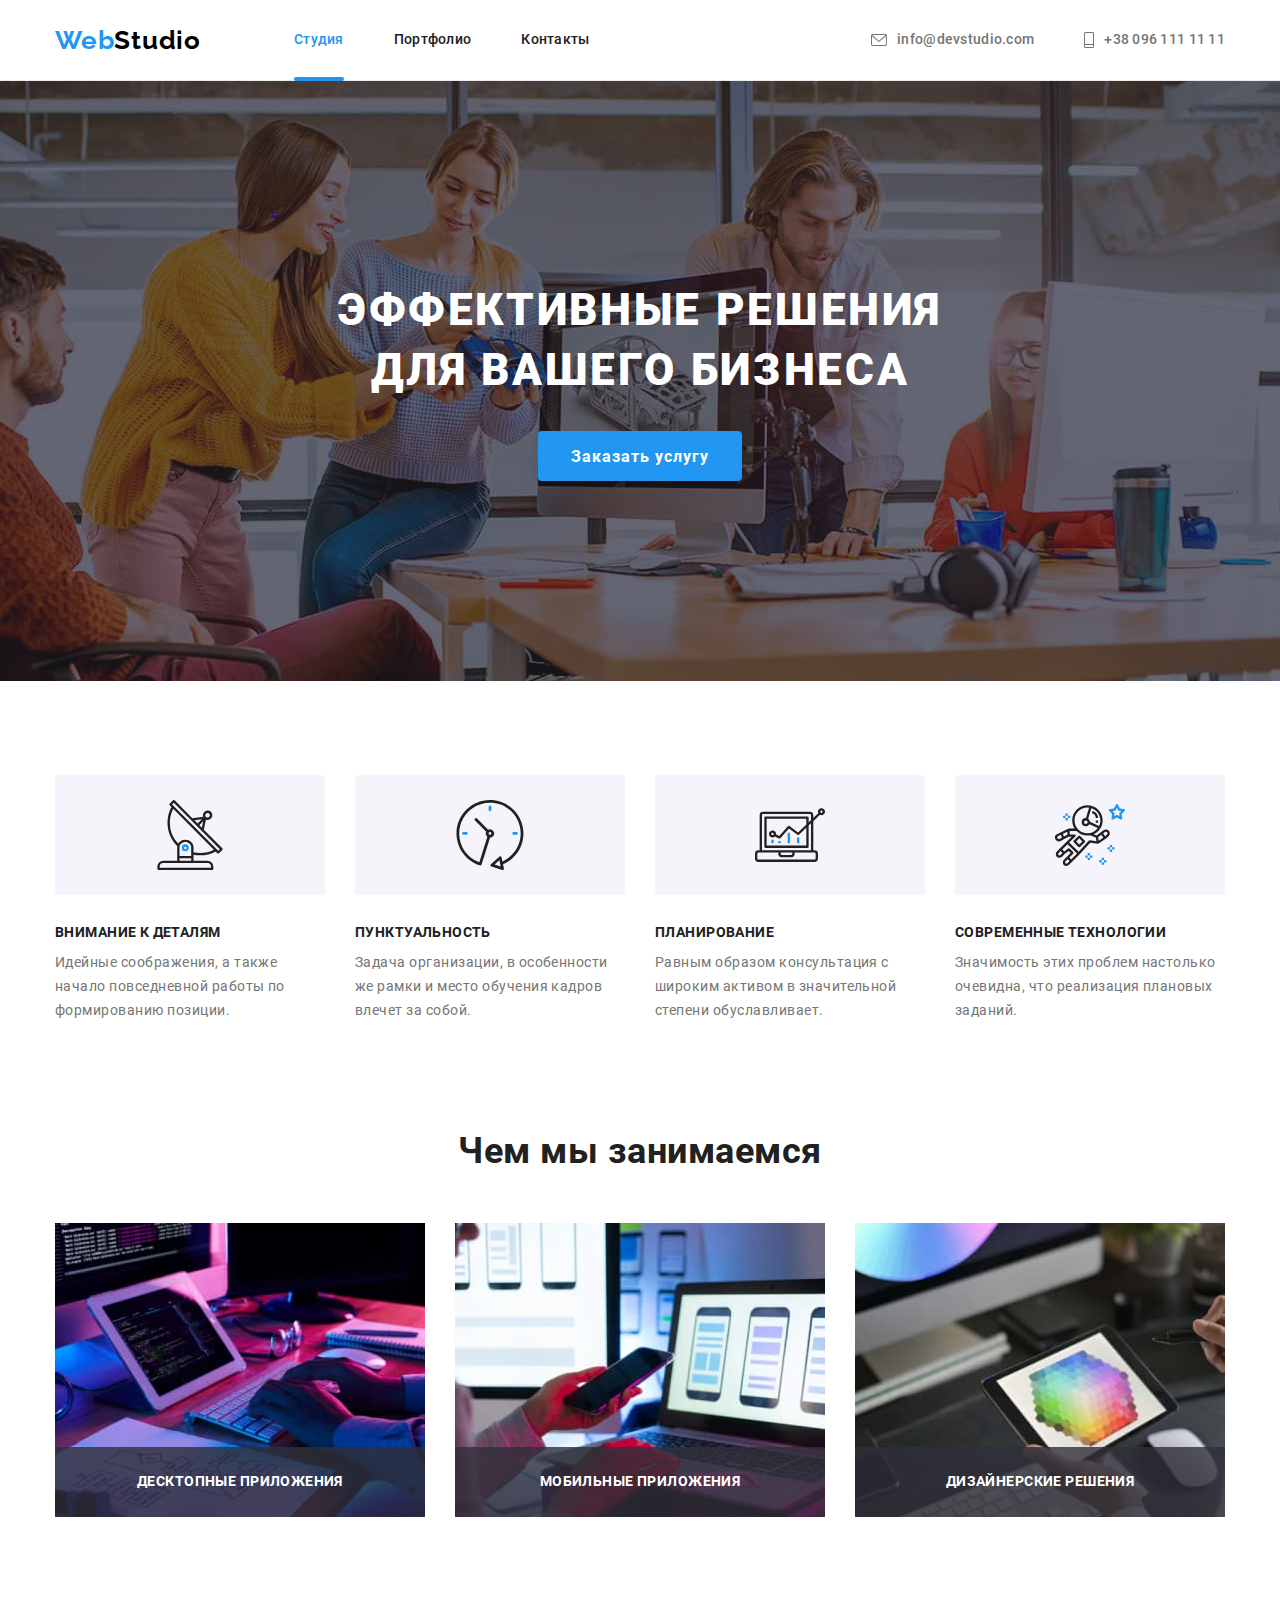
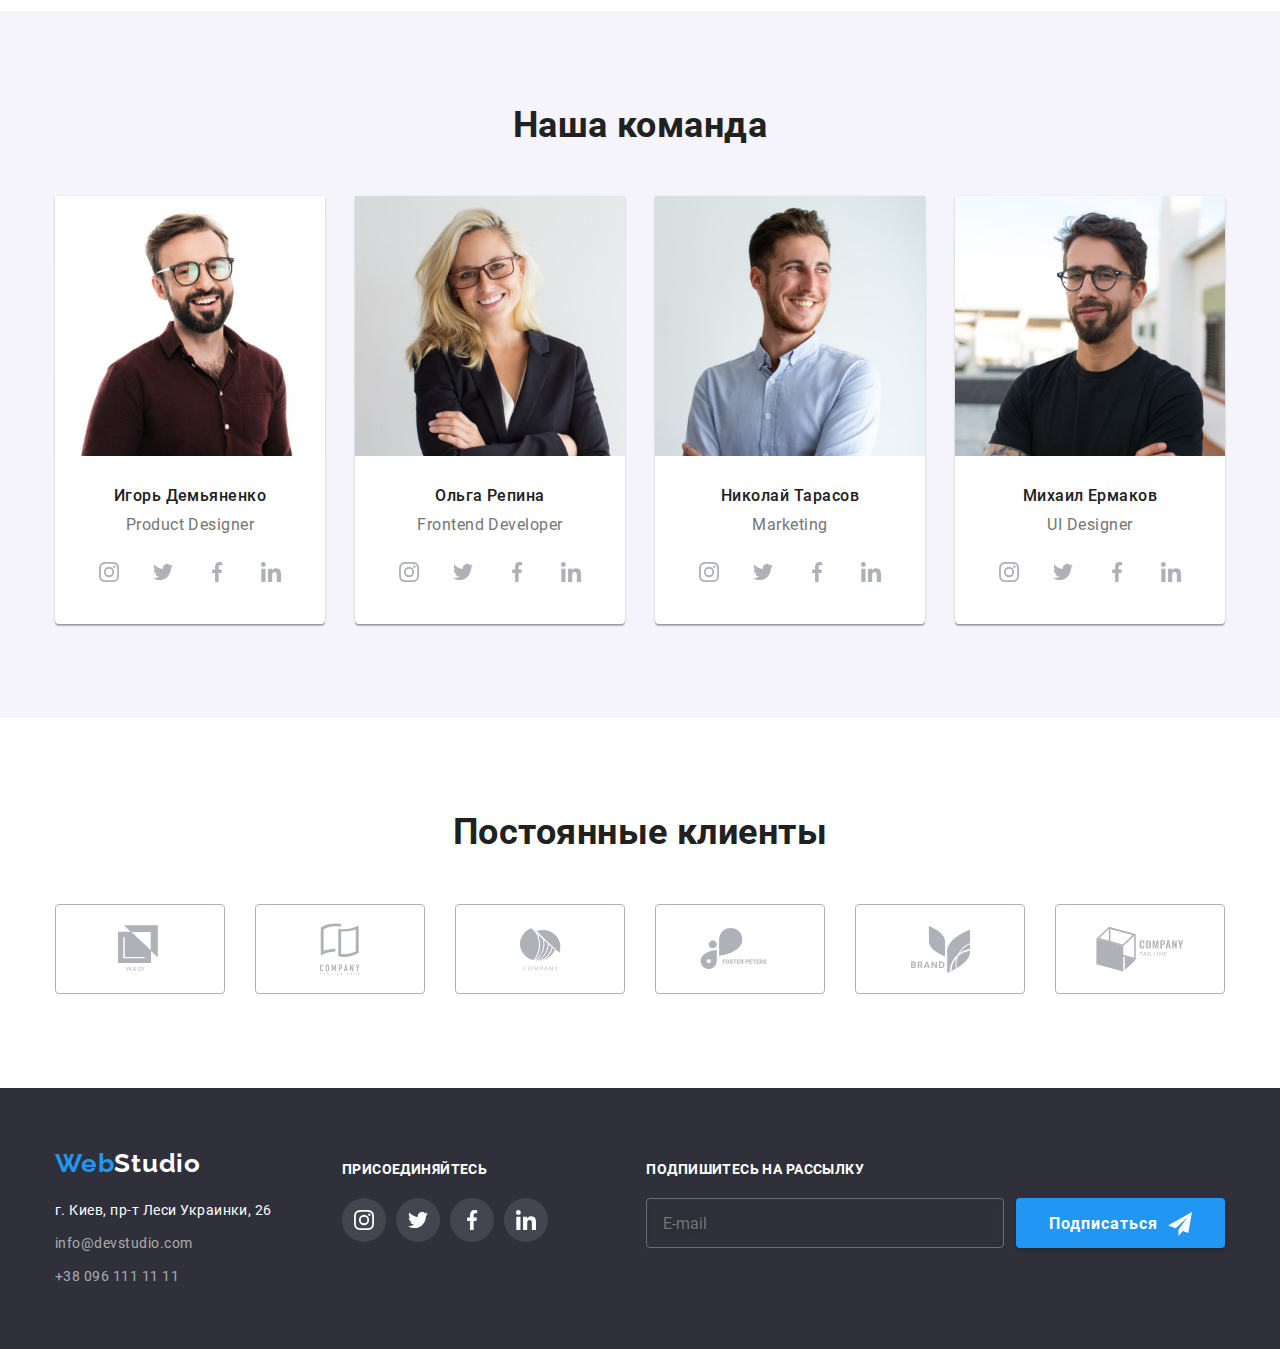
<file: index.html>
<!DOCTYPE html>
<html lang="ru">
  <head>
    <meta charset="UTF-8" />
    <meta name="viewport" content="width=device-width, initial-scale=1.0" />
    <title>WebStudio</title>
    <!-- <link rel="preconnect" href="https://fonts.gstatic.com" />
    <link
      href="https://fonts.googleapis.com/css2?family=Raleway:wght@700&family=Roboto:wght@400;500;700;900&display=swap"
      rel="stylesheet"
    /> -->
    <!-- <link
      href="https://cdnjs.cloudflare.com/ajax/libs/modern-normalize/1.0.0/modern-normalize.min.css"
    /> -->
    <link rel="stylesheet" href="./css/main.min.css" />
  </head>
  <body>
    <!-- Шапка -->

    <header>
      <div class="container">
        <nav>
          <a href="./index.html" class="logo"
            >Web<span class="primary-logo">Studio</span>
          </a>
          <ul class="site-nav list">
            <li class="item">
              <a href="./index.html" class="link current">Студия</a>
            </li>
            <li class="item">
              <a href="./portfolio.html" class="link">Портфолио</a>
            </li>
            <li class="item">
              <a href="" class="link">Контакты</a>
            </li>
          </ul>
        </nav>
        <address class="address">
          <ul class="contacts list">
            <li class="item">
              <a href="mailto:info@devstudio.com" class="contacts-top">
                <svg class="contacts-icon" width="16px" height="12px">
                  <use href="./images/sprite.svg#envelope1"></use>
                </svg>
                info@devstudio.com
              </a>
            </li>
            <li class="item">
              <a href="tel:+380961111111" class="contacts-top">
                <svg class="contacts-icon" width="10px" height="16px">
                  <use href="./images/sprite.svg#Vector1"></use>
                </svg>
                +38 096 111 11 11
              </a>
            </li>
          </ul>
        </address>
      </div>
    </header>
    <main>
      <!-- Герой -->
      <section class="hero">
        <h1 class="hero-title">
          Эффективные решения<br />
          для вашего бизнеса
        </h1>
        <button type="button" class="button" data-modal-open>
          Заказать услугу
        </button>
      </section>

      <!-- Наши особенности -->
      <section class="section features">
        <div class="container">
          <h2 class="section-title visually-hidden">наши особенности</h2>
          <ul class="list features-list">
            <li class="features-item">
              <div class="features-icon">
                <svg width="70px" height="70px">
                  <use href="./images/sprite.svg#antenna1"></use>
                </svg>
              </div>
              <h3 class="features-title">Внимание к деталям</h3>
              <p>
                Идейные соображения, а также начало повседневной работы по
                формированию позиции.
              </p>
            </li>
            <li class="features-item">
              <div class="features-icon">
                <svg width="70px" height="70px">
                  <use href="./images/sprite.svg#clock1"></use>
                </svg>
              </div>
              <h3 class="features-title">Пунктуальность</h3>
              <p>
                Задача организации, в особенности же рамки и место обучения
                кадров влечет за собой.
              </p>
            </li>
            <li class="features-item">
              <div class="features-icon">
                <svg width="70px" height="70px">
                  <use href="./images/sprite.svg#diagram1"></use>
                </svg>
              </div>
              <h3 class="features-title">Планирование</h3>
              <p>
                Равным образом консультация с широким активом в значительной
                степени обуславливает.
              </p>
            </li>
            <li class="features-item">
              <div class="features-icon">
                <svg width="70px" height="70px">
                  <use href="./images/sprite.svg#astronaut1"></use>
                </svg>
              </div>
              <h3 class="features-title">Современные технологии</h3>
              <p>
                Значимость этих проблем настолько очевидна, что реализация
                плановых заданий.
              </p>
            </li>
          </ul>
        </div>
      </section>

      <!-- Чем мы занимаемся -->
      <section class="section">
        <div class="container">
          <h2 class="section-title doing">Чем мы занимаемся</h2>
          <ul class="list doing">
            <li class="item doing">
              <img src="./images/компьютер.jpg" alt="img1" width="370" />
              <div class="doing-description">десктопные приложения</div>
            </li>
            <li class="item doing">
              <img src="./images/смартфон.jpg" alt="img2" width="370" />
              <div class="doing-description">мобильные приложения</div>
            </li>
            <li class="item doing">
              <img src="./images/планшет.jpg" alt="img3" width="370" />
              <div class="doing-description">дизайнерские решения</div>
            </li>
          </ul>
        </div>
      </section>

      <!-- Наша команда -->
      <section class="section-team">
        <div class="container">
          <h2 class="section-title">Наша команда</h2>
          <ul class="team-list">
            <li>
              <img
                src="./images/Igor_Demianenko.jpg"
                alt="Игорь Демьяненко"
                width="270"
              />
              <h3 class="employee-title">Игорь Демьяненко</h3>
              <p>Product Designer</p>
              <ul class="social-list">
                <li class="socials">
                  <a class="social-link" href="">
                    <svg width="20px" height="20px">
                      <use href="./images/sprite.svg#instagram1"></use>
                    </svg>
                  </a>
                </li>
                <li class="socials">
                  <a class="social-link" href="">
                    <svg width="20px" height="20px">
                      <use href="./images/sprite.svg#twitter1"></use>
                    </svg>
                  </a>
                </li>
                <li class="socials">
                  <a class="social-link" href="">
                    <svg width="20px" height="20px">
                      <use href="./images/sprite.svg#facebook1"></use>
                    </svg>
                  </a>
                </li>
                <li class="socials">
                  <a class="social-link" href="">
                    <svg width="20px" height="20px">
                      <use href="./images/sprite.svg#linkedin1"></use>
                    </svg>
                  </a>
                </li>
              </ul>
            </li>
            <li>
              <img
                src="./images/Olga_Repina.jpg"
                alt="Ольга Репина"
                width="270"
              />
              <h3 class="employee-title">Ольга Репина</h3>
              <p>Frontend Developer</p>
              <ul class="social-list">
                <li class="socials">
                  <a class="social-link" href="">
                    <svg width="20px" height="20px">
                      <use href="./images/sprite.svg#instagram1"></use>
                    </svg>
                  </a>
                </li>
                <li class="socials">
                  <a class="social-link" href="">
                    <svg width="20px" height="20px">
                      <use href="./images/sprite.svg#twitter1"></use>
                    </svg>
                  </a>
                </li>
                <li class="socials">
                  <a class="social-link" href="">
                    <svg width="20px" height="20px">
                      <use href="./images/sprite.svg#facebook1"></use>
                    </svg>
                  </a>
                </li>
                <li class="socials">
                  <a class="social-link" href="">
                    <svg width="20px" height="20px">
                      <use href="./images/sprite.svg#linkedin1"></use>
                    </svg>
                  </a>
                </li>
              </ul>
            </li>
            <li>
              <img
                src="./images/Nikolai_Tarasov.jpg"
                alt="Николай Тарасов"
                width="270"
              />
              <h3 class="employee-title">Николай Тарасов</h3>
              <p>Marketing</p>
              <ul class="social-list">
                <li class="socials">
                  <a class="social-link" href="">
                    <svg width="20px" height="20px">
                      <use href="./images/sprite.svg#instagram1"></use>
                    </svg>
                  </a>
                </li>
                <li class="socials">
                  <a class="social-link" href="">
                    <svg width="20px" height="20px">
                      <use href="./images/sprite.svg#twitter1"></use>
                    </svg>
                  </a>
                </li>
                <li class="socials">
                  <a class="social-link" href="">
                    <svg width="20px" height="20px">
                      <use href="./images/sprite.svg#facebook1"></use>
                    </svg>
                  </a>
                </li>
                <li class="socials">
                  <a class="social-link" href="">
                    <svg width="20px" height="20px">
                      <use href="./images/sprite.svg#linkedin1"></use>
                    </svg>
                  </a>
                </li>
              </ul>
            </li>
            <li>
              <img
                src="./images/Mykhail_Ermakov.jpg"
                alt="Михаил Ермаков"
                width="270"
              />
              <h3 class="employee-title">Михаил Ермаков</h3>
              <p>UI Designer</p>
              <ul class="social-list">
                <li class="socials">
                  <a class="social-link" href="">
                    <svg width="20px" height="20px">
                      <use href="./images/sprite.svg#instagram1"></use>
                    </svg>
                  </a>
                </li>
                <li class="socials">
                  <a class="social-link" href="">
                    <svg width="20px" height="20px">
                      <use href="./images/sprite.svg#twitter1"></use>
                    </svg>
                  </a>
                </li>
                <li class="socials">
                  <a class="social-link" href="">
                    <svg width="20px" height="20px">
                      <use href="./images/sprite.svg#facebook1"></use>
                    </svg>
                  </a>
                </li>
                <li class="socials">
                  <a class="social-link" href="">
                    <svg width="20px" height="20px">
                      <use href="./images/sprite.svg#linkedin1"></use>
                    </svg>
                  </a>
                </li>
              </ul>
            </li>
          </ul>
        </div>
      </section>

      <!-- Постоянные клиенты -->
      <section class="section clients">
        <div class="container">
          <h2 class="section-title">Постоянные клиенты</h2>
          <ul class="list clients-list">
            <li class="clients-item">
              <a class="clients-link" href="">
                <svg width="44px" height="49px">
                  <use href="./images/sprite.svg#logo1"></use>
                </svg>
              </a>
            </li>
            <li class="clients-item">
              <a class="clients-link" href="">
                <svg width="40px" height="52px">
                  <use href="./images/sprite.svg#logo2"></use>
                </svg>
              </a>
            </li>
            <li class="clients-item">
              <a class="clients-link" href="">
                <svg width="41px" height="43px">
                  <use href="./images/sprite.svg#logo3"></use>
                </svg>
              </a>
            </li>
            <li class="clients-item">
              <a class="clients-link" href="">
                <svg width="80px" height="42px">
                  <use href="./images/sprite.svg#logo4"></use>
                </svg>
              </a>
            </li>
            <li class="clients-item">
              <a class="clients-link" href="">
                <svg width="59px" height="47px">
                  <use href="./images/sprite.svg#logo5"></use>
                </svg>
              </a>
            </li>
            <li class="clients-item">
              <a class="clients-link" href="">
                <svg width="88px" height="45px">
                  <use href="./images/sprite.svg#logo6"></use>
                </svg>
              </a>
            </li>
          </ul>
        </div>
      </section>
    </main>

    <!-- Футер -->
    <footer>
      <div class="container footer">
        <div class="container-footer">
          <a href="./index.html" class="logo footer"
            >Web<span class="secondary-logo">Studio</span>
          </a>
          <address>
            <ul class="footer-list">
              <li class="address-item">
                <a class="address primary" href="#"
                  >г. Киев, пр-т Леси Украинки, 26</a
                >
              </li>
              <li class="address-item">
                <a class="address" href="mailto:info@devstudio.com"
                  >info@devstudio.com</a
                >
              </li>
              <li class="address-item">
                <a class="address" href="tel:+380961111111"
                  >+38 096 111 11 11</a
                >
              </li>
            </ul>
          </address>
        </div>
        <div class="container-footer">
          <p>Присоединяйтесь</p>
          <ul class="social-list footer">
            <li class="socials footer">
              <a class="social-link footer" href="">
                <svg width="20px" height="20px">
                  <use href="./images/sprite.svg#instagram1"></use>
                </svg>
              </a>
            </li>
            <li class="socials footer">
              <a class="social-link footer" href="">
                <svg width="20px" height="20px">
                  <use href="./images/sprite.svg#twitter1"></use>
                </svg>
              </a>
            </li>
            <li class="socials footer">
              <a class="social-link footer" href="">
                <svg width="20px" height="20px">
                  <use href="./images/sprite.svg#facebook1"></use>
                </svg>
              </a>
            </li>
            <li class="socials footer">
              <a class="social-link footer" href="">
                <svg width="20px" height="20px">
                  <use href="./images/sprite.svg#linkedin1"></use>
                </svg>
              </a>
            </li>
          </ul>
        </div>
        <div class="container-footer subscribe">
          <p>Подпишитесь на рассылку</p>
          <form>
            <div class="form-field footer">
              <label for="mail-footer" class="form-label"></label>
              <input
                class="footer-input"
                type="email"
                name="mail-footer"
                id="mail-footer"
                placeholder="E-mail"
              />
              <button type="submit" class="button subscribe">
                Подписаться
                <svg class="subscribe-icon" width="24px" height="24px">
                  <use href="./images/sprite.svg#send"></use>
                </svg>
              </button>
            </div>
          </form>
        </div>
      </div>
    </footer>

    <!-- Модальное окно -->
    <div class="backdrop is-hidden" data-modal>
      <div class="modal">
        <button class="modal-button" data-modal-close>
          <svg width="12px" height="12px">
            <use href="./images/sprite.svg#close"></use>
          </svg>
        </button>
        <b class="form-title">Оставьте свои данные, мы вам перезвоним</b>
        <form>
          <div class="form-field">
            <label for="name" class="form-label">Имя</label>
            <input class="form-input" type="text" name="name" id="name" />
            <svg class="form-icon" width="18px" height="18px">
              <use href="./images/sprite.svg#user"></use>
            </svg>
          </div>
          <div class="form-field">
            <label for="tel" class="form-label">Телефон</label>
            <input class="form-input" type="tel" name="tel" id="tel" />
            <svg class="form-icon" width="18px" height="18px">
              <use href="./images/sprite.svg#tel"></use>
            </svg>
          </div>
          <div class="form-field">
            <label for="mail" class="form-label">Почта</label>
            <input class="form-input" type="email" name="mail" id="mail" />
            <svg class="form-icon" width="18px" height="18px">
              <use href="./images/sprite.svg#mail"></use>
            </svg>
          </div>
          <div class="form-field textarea">
            <label for="comment" class="form-label">Комментарий</label>
            <textarea
              name="comment"
              id="comment"
              cols=""
              rows=""
              placeholder="Введите текст"
            ></textarea>
          </div>
          <div class="accept">
            <label class="label">
              <input class="checkbox" type="checkbox" />
              <svg class="check-svg" width="16px" height="15px">
                <use href="./images/sprite.svg#iconcheck"></use>
              </svg>
              <span class="check-icon"> </span>
              Соглашаюсь с рассылкой и принимаю
              <a class="accept-link" href=""> Условия договора</a>
            </label>
          </div>
          <button type="submit" class="button">Отправить</button>
        </form>
      </div>
    </div>

    <!-- Скрипт модалки -->
    <script src="./js/modal.js"></script>
  </body>
</html>
</file>
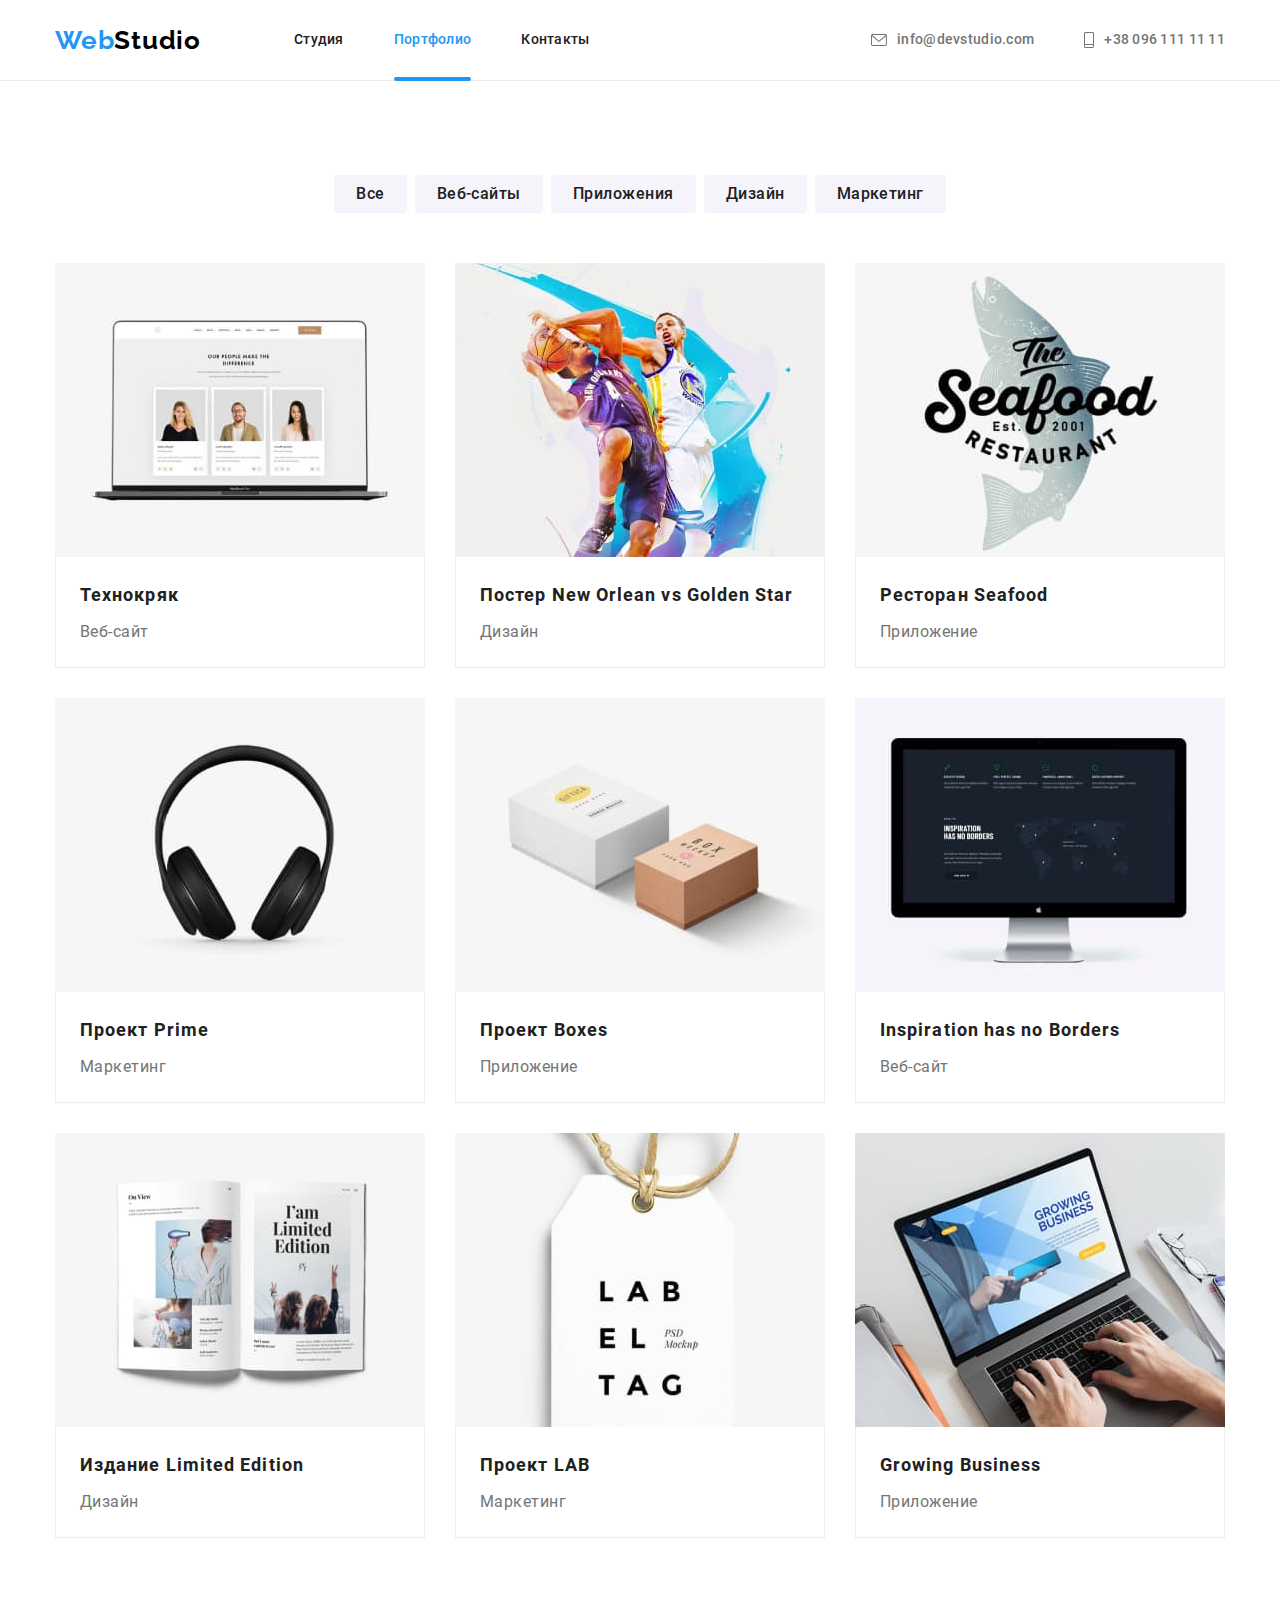
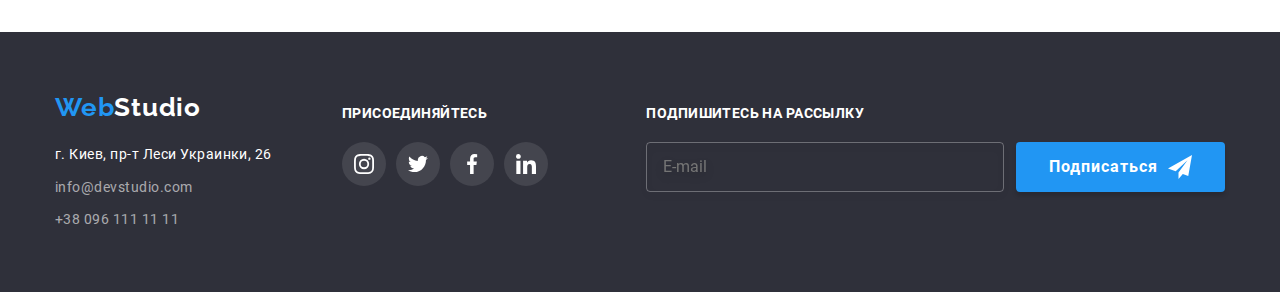
<file: portfolio.html>
<!DOCTYPE html>
<html lang="ru">
  <head>
    <meta charset="UTF-8" />
    <meta name="viewport" content="width=device-width, initial-scale=1.0" />
    <title>Portfolio</title>
    <!-- <link rel="preconnect" href="https://fonts.gstatic.com" />
    <link
      href="https://fonts.googleapis.com/css2?family=Raleway:wght@700&family=Roboto:wght@400;500;700;900&display=swap"
      rel="stylesheet"
    /> -->
    <!-- <link
      href="https://cdnjs.cloudflare.com/ajax/libs/modern-normalize/1.0.0/modern-normalize.min.css"
    /> -->
    <link rel="stylesheet" href="./css/main.min.css" />
  </head>
  <body>
    <header>
      <div class="container">
        <nav>
          <a href="./index.html" class="logo"
            >Web<span class="primary-logo">Studio</span>
          </a>
          <ul class="site-nav list">
            <li class="item">
              <a href="./index.html" class="link">Студия</a>
            </li>
            <li class="item">
              <a href="" class="link current">Портфолио</a>
            </li>
            <li class="item">
              <a href="" class="link">Контакты</a>
            </li>
          </ul>
        </nav>
        <address class="address">
          <ul class="contacts list">
            <li class="item">
              <a href="mailto:info@devstudio.com" class="contacts-top">
                <svg class="contacts-icon" width="16px" height="12px">
                  <use href="./images/sprite.svg#envelope1"></use>
                </svg>
                info@devstudio.com
              </a>
            </li>
            <li class="item">
              <a href="tel:+380961111111" class="contacts-top">
                <svg class="contacts-icon" width="10px" height="16px">
                  <use href="./images/sprite.svg#Vector1"></use>
                </svg>
                +38 096 111 11 11
              </a>
            </li>
          </ul>
        </address>
      </div>
    </header>
    <main>
      <!-- Наши проекты -->
      <section class="section portfolio">
        <div class="container">
          <h1 class="section-title visually-hidden">Наши проекты</h1>

          <!-- Кнопки фильтра -->
          <ul class="list filter">
            <li>
              <button class="filter-button" type="button">Все</button>
            </li>
            <li>
              <button class="filter-button" type="button">Веб-сайты</button>
            </li>
            <li>
              <button class="filter-button" type="button">Приложения</button>
            </li>
            <li>
              <button class="filter-button" type="button">Дизайн</button>
            </li>
            <li>
              <button class="filter-button" type="button">Маркетинг</button>
            </li>
          </ul>

          <!-- Карточки проекта -->
          <ul class="list projects">
            <li class="project">
              <a href="#">
                <div class="image-content">
                  <img
                    src="./images/технокряк.jpg"
                    alt="Технокряк"
                    width="370"
                  />
                  <p class="image-text">
                    Технокряк это современная площадка распространения
                    коронавируса. Компании используют эту платформу для
                    цифрового шпионажа и атак на защищённые сервера конкурентов.
                  </p>
                </div>
                <div class="portfolio-description">
                  <h2 class="work-title">Технокряк</h2>
                  <p class="project-description">Веб-сайт</p>
                </div>
              </a>
            </li>
            <li class="project">
              <a href="#">
                <div class="image-content">
                  <img
                    src="./images/постер.jpg"
                    alt="Постер New Orlean vs Golden Star"
                    width="370"
                  />
                  <p class="image-text">
                    Технокряк это современная площадка распространения
                    коронавируса. Компании используют эту платформу для
                    цифрового шпионажа и атак на защищённые сервера конкурентов.
                  </p>
                </div>
                <div class="portfolio-description">
                  <h2 class="work-title">Постер New Orlean vs Golden Star</h2>
                  <p class="project-description">Дизайн</p>
                </div>
              </a>
            </li>
            <li class="project">
              <a href="#">
                <div class="image-content">
                  <img
                    src="./images/ресторан.jpg"
                    alt="Ресторан Seafood"
                    width="370"
                  />
                  <p class="image-text">
                    Технокряк это современная площадка распространения
                    коронавируса. Компании используют эту платформу для
                    цифрового шпионажа и атак на защищённые сервера конкурентов.
                  </p>
                </div>
                <div class="portfolio-description">
                  <h2 class="work-title">Ресторан Seafood</h2>
                  <p class="project-description">Приложение</p>
                </div>
              </a>
            </li>
            <li class="project">
              <a href="#">
                <div class="image-content">
                  <img
                    src="./images/наушники.jpg"
                    alt="Проект Prime"
                    width="370"
                  />
                  <p class="image-text">
                    Технокряк это современная площадка распространения
                    коронавируса. Компании используют эту платформу для
                    цифрового шпионажа и атак на защищённые сервера конкурентов.
                  </p>
                </div>
                <div class="portfolio-description">
                  <h2 class="work-title">Проект Prime</h2>
                  <p class="project-description">Маркетинг</p>
                </div>
              </a>
            </li>
            <li class="project">
              <a href="#">
                <div class="image-content">
                  <img
                    src="./images/коробки.jpg"
                    alt="Проект Boxes"
                    width="370"
                  />
                  <p class="image-text">
                    Технокряк это современная площадка распространения
                    коронавируса. Компании используют эту платформу для
                    цифрового шпионажа и атак на защищённые сервера конкурентов.
                  </p>
                </div>
                <div class="portfolio-description">
                  <h2 class="work-title">Проект Boxes</h2>
                  <p class="project-description">Приложение</p>
                </div>
              </a>
            </li>
            <li class="project">
              <a href="#">
                <div class="image-content">
                  <img
                    src="./images/inspirations.jpg"
                    alt="inspiration"
                    width="370"
                  />
                  <p class="image-text">
                    Технокряк это современная площадка распространения
                    коронавируса. Компании используют эту платформу для
                    цифрового шпионажа и атак на защищённые сервера конкурентов.
                  </p>
                </div>
                <div class="portfolio-description">
                  <h2 class="work-title">Inspiration has no Borders</h2>
                  <p class="project-description">Веб-сайт</p>
                </div>
              </a>
            </li>
            <li class="project">
              <a href="#">
                <div class="image-content">
                  <img
                    src="./images/издание.jpg"
                    alt="limited edition"
                    width="370"
                  />
                  <p class="image-text">
                    Технокряк это современная площадка распространения
                    коронавируса. Компании используют эту платформу для
                    цифрового шпионажа и атак на защищённые сервера конкурентов.
                  </p>
                </div>
                <div class="portfolio-description">
                  <h2 class="work-title">Издание Limited Edition</h2>
                  <p class="project-description">Дизайн</p>
                </div>
              </a>
            </li>
            <li class="project">
              <a href="#">
                <div class="image-content">
                  <img
                    src="./images/проект_lab.jpg"
                    alt="роект LAB"
                    width="370"
                  />
                  <p class="image-text">
                    Технокряк это современная площадка распространения
                    коронавируса. Компании используют эту платформу для
                    цифрового шпионажа и атак на защищённые сервера конкурентов.
                  </p>
                </div>
                <div class="portfolio-description">
                  <h2 class="work-title">Проект LAB</h2>
                  <p class="project-description">Маркетинг</p>
                </div>
              </a>
            </li>
            <li class="project">
              <a href="#">
                <div class="image-content">
                  <img
                    src="./images/growing_business.jpg"
                    alt="growing business"
                    width="370"
                  />
                  <p class="image-text">
                    Технокряк это современная площадка распространения
                    коронавируса. Компании используют эту платформу для
                    цифрового шпионажа и атак на защищённые сервера конкурентов.
                  </p>
                </div>
                <div class="portfolio-description">
                  <h2 class="work-title">Growing Business</h2>
                  <p class="project-description">Приложение</p>
                </div>
              </a>
            </li>
          </ul>
        </div>
      </section>
    </main>

    <!-- Футер -->
    <footer>
      <div class="container footer">
        <div class="container-footer">
          <a href="./index.html" class="logo footer"
            >Web<span class="secondary-logo">Studio</span>
          </a>
          <address>
            <ul class="footer-list">
              <li class="address-item">
                <a class="address primary" href="#"
                  >г. Киев, пр-т Леси Украинки, 26</a
                >
              </li>
              <li class="address-item">
                <a class="address" href="mailto:info@devstudio.com"
                  >info@devstudio.com</a
                >
              </li>
              <li class="address-item">
                <a class="address" href="tel:+380961111111"
                  >+38 096 111 11 11</a
                >
              </li>
            </ul>
          </address>
        </div>
        <div class="container-footer">
          <p>Присоединяйтесь</p>
          <ul class="social-list footer">
            <li class="socials footer">
              <a class="social-link footer" href="">
                <svg width="20px" height="20px">
                  <use href="./images/sprite.svg#instagram1"></use>
                </svg>
              </a>
            </li>
            <li class="socials footer">
              <a class="social-link footer" href="">
                <svg width="20px" height="20px">
                  <use href="./images/sprite.svg#twitter1"></use>
                </svg>
              </a>
            </li>
            <li class="socials footer">
              <a class="social-link footer" href="">
                <svg width="20px" height="20px">
                  <use href="./images/sprite.svg#facebook1"></use>
                </svg>
              </a>
            </li>
            <li class="socials footer">
              <a class="social-link footer" href="">
                <svg width="20px" height="20px">
                  <use href="./images/sprite.svg#linkedin1"></use>
                </svg>
              </a>
            </li>
          </ul>
        </div>
        <div class="container-footer subscribe">
          <p>Подпишитесь на рассылку</p>
          <form>
            <div class="form-field footer">
              <label for="mail-footer" class="form-label"></label>
              <input
                class="footer-input"
                type="email"
                name="mail-footer"
                id="mail-footer"
                placeholder="E-mail"
              />
              <button type="submit" class="button subscribe">
                Подписаться
                <svg class="subscribe-icon" width="24px" height="24px">
                  <use href="./images/sprite.svg#send"></use>
                </svg>
              </button>
            </div>
          </form>
        </div>
      </div>
    </footer>
  </body>
</html>
</file>
<file: css/main.min.css>
@font-face{font-family:Raleway;src:url(../fonts/Raleway-Bold.ttf);font-weight:700;font-style:normal}@font-face{font-family:Roboto;src:url(../fonts/Roboto-Regular.ttf);font-weight:400;font-style:normal}@font-face{font-family:Roboto;src:url(../fonts/Roboto-Medium.ttf);font-weight:500;font-style:normal}@font-face{font-family:Roboto;src:url(../fonts/Roboto-Bold.ttf);font-weight:700;font-style:normal}@font-face{font-family:Roboto;src:url(../fonts/Roboto-Black.ttf);font-weight:900;font-style:normal}/*! modern-normalize v1.0.0 | MIT License | https://github.com/sindresorhus/modern-normalize */*,*::before,*::after{box-sizing:border-box}:root{-moz-tab-size:4;tab-size:4}html{line-height:1.15;-webkit-text-size-adjust:100%}body{margin:0}body{font-family:system-ui,-apple-system,"Segoe UI",Roboto,Helvetica,Arial,sans-serif,"Apple Color Emoji","Segoe UI Emoji"}hr{height:0;color:inherit}abbr[title]{text-decoration:underline dotted}b,strong{font-weight:bolder}code,kbd,samp,pre{font-family:ui-monospace, SFMono-Regular, Consolas, "Liberation Mono", Menlo, monospace;font-size:1em}small{font-size:80%}sub,sup{font-size:75%;line-height:0;position:relative;vertical-align:baseline}sub{bottom:-0.25em}sup{top:-0.5em}table{text-indent:0;border-color:inherit}button,input,optgroup,select,textarea{font-family:inherit;font-size:100%;line-height:1.15;margin:0}button,select{text-transform:none}button,[type="button"],[type="reset"],[type="submit"]{-webkit-appearance:button}::-moz-focus-inner{border-style:none;padding:0}:-moz-focusring{outline:1px dotted ButtonText}:-moz-ui-invalid{box-shadow:none}legend{padding:0}progress{vertical-align:baseline}::-webkit-inner-spin-button,::-webkit-outer-spin-button{height:auto}[type="search"]{-webkit-appearance:textfield;outline-offset:-2px}::-webkit-search-decoration{-webkit-appearance:none}::-webkit-file-upload-button{-webkit-appearance:button;font:inherit}summary{display:list-item}.visually-hidden{position:absolute;width:1px;height:1px;margin:-1px;border:0;padding:0;clip:rect(0 0 0 0);overflow:hidden}.site-nav,.site-nav .item,.contacts.list,.features-list,.list.doing,.team-list,.clients-list,.address-item,.footer-list,.list.filter,.list.projects{padding:0;margin:0;list-style:none}.section-title,.features-title,.employee-title,.work-title{margin-top:0px;color:#212121;text-align:center}html{box-sizing:border-box}*,*::before,*::after{box-sizing:inherit}.container{margin-left:auto;margin-right:auto;width:1200px;padding-left:15px;padding-right:15px}body{margin:0;background-color:#fff;color:#757575;font-family:roboto, sans-serif;font-weight:400;letter-spacing:0.03em}img{display:block;max-width:100%;height:auto}a{display:block;text-decoration:none}section{padding-bottom:94px}.section-title{margin-bottom:50px;font-weight:700;font-size:36px;line-height:1.16}.button{display:inline-block;height:50px;min-width:200px;padding:10px 32px 9px;text-align:center;font-weight:700;font-size:16px;line-height:1.88;letter-spacing:.06em;font-family:Roboto;color:#fff;background-color:#2196f3;box-shadow:0px 4px 4px rgba(0,0,0,0.15);border:1px solid transparent;border-radius:4px;cursor:pointer;transition:background-color 250ms cubic-bezier(0.4, 0, 0.2, 1)}.button:hover,.button:focus{background-color:#188ce8}.button.subscribe{display:inline-flex;align-items:center;justify-content:center}header{border-bottom:1px solid #ececec}header>.container,nav{display:flex;align-items:center;justify-content:center}.contacts-icon{display:block;margin-right:10px}.contacts-top{display:flex;align-items:center;justify-content:center;padding:32px 0px;fill:#757575;transition:all 250ms cubic-bezier(0.4, 0, 0.2, 1)}.contacts-top:hover,.contacts-top:focus{fill:#2196f3}.site-nav{display:flex;margin-left:93px}.site-nav a{color:#212121;font-weight:500;font-size:14px;line-height:1.14;letter-spacing:.02em;font-family:Roboto}.site-nav .item:not(:last-child){margin-right:50px}.link{padding-top:32px;padding-bottom:32px;transition:color 250ms cubic-bezier(0.4, 0, 0.2, 1)}.site-nav .link:hover,.site-nav .link:focus,.site-nav .link.current,.contacts a:hover,.contacts a:focus{color:#2196f3}.link.current{position:relative}.site-nav .link.current::after{content:"";display:block;width:100%;height:4px;position:absolute;bottom:-1px;background:#2196f3;border-radius:2px}.contacts.list .item+.item{margin-left:50px}.contacts a{color:#757575;font-style:normal;font-weight:500;font-size:14px;line-height:1.14;letter-spacing:.02em;font-family:Roboto}.contacts.list{display:flex;align-items:center;justify-content:center}.container>address{margin-left:auto}.logo{color:#2196f3;font-weight:700;font-size:26px;line-height:1.19;letter-spacing:.03em;font-family:raleway}.logo.footer{display:block;margin-bottom:20px}.primary-logo{color:#000000}.secondary-logo{color:#fff}.hero{max-width:1600px;height:600px;margin-left:auto;margin-right:auto;padding-top:200px;padding-bottom:200px;background-color:#2f303a;text-align:center;background-image:linear-gradient(to right, rgba(47,48,58,0.4), rgba(47,48,58,0.4)),url(../images/Hero-image.jpg);background-repeat:no-repeat;background-position:center;background-size:cover}.hero-title{margin-top:0px;margin-bottom:30px;color:#fff;font-weight:900;font-size:44px;line-height:1.36;letter-spacing:.06em;font-family:Roboto;text-transform:uppercase}.section.features{padding-top:94px}.features-title{font-weight:700;font-size:14px;line-height:1.14;letter-spacing:.03em;font-family:Roboto;text-transform:uppercase;text-align:left}.features-item{width:270px;font-size:14px;line-height:1.71}.features-item:not(:last-child){margin-right:30px}.features-item p{margin-top:0px}.features-item h3{margin-bottom:10px}.features-icon{display:flex;align-items:center;justify-content:center;width:270px;height:120px;margin-bottom:30px;background-color:#f5f4fa;border-radius:4px}.features-list{display:flex;flex-wrap:wrap}.list.doing{display:flex;flex-wrap:wrap}.item.doing{margin-right:30px;position:relative}.item.doing:nth-child(3){margin-right:0px}.doing-description{display:block;padding-top:27px;width:100%;height:70px;position:absolute;bottom:0px;background:rgba(47,48,58,0.8);color:#fff;font-weight:700;font-size:14px;line-height:1.14;letter-spacing:.03em;font-family:Roboto;text-align:center;text-transform:uppercase}.section-team{padding-top:94px;background-color:#f5f4fa}.team-list{display:flex;flex-wrap:wrap}.team-list img{margin-bottom:30px}.team-list h3{margin-bottom:10px}.team-list p{margin-top:0px;margin-bottom:16px;text-align:center;font-size:16px;line-height:1.19}.team-list>li{margin-right:30px;background-color:#fff;box-shadow:0px 1px 3px rgba(0,0,0,0.12),0px 1px 1px rgba(0,0,0,0.14),0px 2px 1px rgba(0,0,0,0.2);border-radius:0px 0px 4px 4px}.team-list>li:nth-child(4){margin-right:0px}.employee-title{font-weight:500;font-size:16px;line-height:1.19;letter-spacing:.03em;font-family:Roboto}.social-list{display:flex;padding:0px;margin-bottom:30px;justify-content:center}.socials{display:inline-flex}.socials:not(:last-child){margin-right:10px}.social-link{display:flex;align-items:center;justify-content:center;width:44px;height:44px;border-radius:50%;fill:#afb1b8;transition:all 250ms cubic-bezier(0.4, 0, 0.2, 1)}.social-link:hover,.social-link:focus{cursor:pointer;background-color:#2196f3;border-radius:50%;fill:#fff}.section.clients{padding-top:94px}.clients-list{display:flex}.clients-item:not(:last-child){margin-right:30px}.clients-link{display:inline-flex;align-items:center;justify-content:center;flex-wrap:wrap;width:170px;height:90px;border:1px solid #afb1b8;border-radius:4px;fill:#afb1b8;transition:all 250ms cubic-bezier(0.4, 0, 0.2, 1)}.clients-link:hover,.clients-link:focus{cursor:pointer;border:1px solid #2196f3;fill:#2196f3}.container.footer{display:flex}.container-footer{display:inline-block;margin-right:70px}.container-footer.subscribe{margin-left:auto;margin-right:0px}footer{padding-top:60px;padding-bottom:60px;background-color:#2f303a}li .address{color:rgba(255,255,255,0.6);font-style:normal;font-size:14px;line-height:1.71}.address-item{padding-bottom:0px}.address-item:not(:last-child){padding-bottom:9px}.social-list.footer{margin:0}li .primary{color:#fff}.social-link.footer{fill:#fff;background:rgba(255,255,255,0.1);border-radius:50%}.social-link.footer:hover,.social-link.footer:focus{background:#2196f3}.container-footer>p{margin-bottom:20px;text-transform:uppercase;font-weight:700;font-size:14px;line-height:1.14;letter-spacing:.03em;font-family:Roboto;color:#fff}.subscribe-icon{margin-left:10px;fill:#fff}.list.filter{display:flex;align-items:center;justify-content:center;margin-bottom:50px}.list.filter>li:not(:last-child){margin-right:8px}.filter-button{padding:6px 22px;text-align:center;font-family:roboto, sans-serif;color:#212121;font-weight:500;font-size:16px;line-height:1.62;letter-spacing:.03em;font-family:Roboto;background-color:#f5f4fa;border-radius:4px;border-style:none;cursor:pointer;transition:all 250ms cubic-bezier(0.4, 0, 0.2, 1)}.filter-button:hover,.filter-button:focus{color:#fff;background-color:#2196f3;box-shadow:0px 3px 1px rgba(0,0,0,0.1),0px 1px 2px rgba(0,0,0,0.08),0px 2px 2px rgba(0,0,0,0.12)}.list.projects{display:flex;flex-wrap:wrap}.projects a{color:#757575;transition:250ms cubic-bezier(0.4, 0, 0.2, 1)}.projects a:hover,.projects a:focus{box-shadow:0px 1px 1px rgba(0,0,0,0.12),0px 4px 4px rgba(0,0,0,0.06),1px 4px 6px rgba(0,0,0,0.16)}.project{box-sizing:border-box;width:370px;margin-right:30px;margin-bottom:30px;background-color:#fff}.project:nth-child(3n){margin-right:0px}.work-title{margin-bottom:4px;text-align:left;font-weight:700;font-size:18px;line-height:2;letter-spacing:.06em;font-family:Roboto}.project-description{margin-top:0px;margin-bottom:0px;font-size:16px;line-height:1.87}.section.portfolio{padding-top:94px;padding-bottom:64px}.portfolio-description{padding:20px 24px;background-color:#fff;border-right:1px solid #eee;border-bottom:1px solid #eee;border-left:1px solid #eee}.image-content{position:relative;overflow:hidden}.image-text{position:absolute;top:0;left:0;opacity:0;transform:translateY(100%);transition:250ms cubic-bezier(0.4, 0, 0.2, 1);width:100%;height:100%;margin:0px;padding:63px 24px;overflow:hidden;background:rgba(33,150,243,0.9);color:#fff;font-weight:400;font-size:18px;line-height:1.56;letter-spacing:.03em;font-family:Roboto}.projects a:hover .image-text,.projects a:focus .image-text{opacity:1;transform:translateY(0)}.backdrop{position:fixed;top:0;left:0;width:100%;height:100%;opacity:1;transition:opacity 250ms cubic-bezier(0.4, 0, 0.2, 1);background:rgba(0,0,0,0.2)}.backdrop.is-hidden{opacity:0;pointer-events:none}.modal{position:absolute;top:50%;left:50%;width:528px;height:581px;padding:40px;background:#fff;box-shadow:0px 1px 3px rgba(0,0,0,0.12),0px 1px 1px rgba(0,0,0,0.14),0px 2px 1px rgba(0,0,0,0.2);border-radius:4px;text-align:center;transform:translate(-50%, -50%) scale(1);transition:transform 250ms cubic-bezier(0.4, 0, 0.2, 1)}.backdrop.is-hidden .modal{transform:translate(-50%, -50%) scale(1.1)}.modal-button{position:absolute;display:flex;align-items:center;justify-content:center;top:8px;right:8px;padding:0px;margin:0px;width:30px;height:30px;background:#fff;border:1px solid rgba(0,0,0,0.1);border-radius:50%;cursor:pointer;transition:fill 250ms cubic-bezier(0.4, 0, 0.2, 1)}.modal-button:hover,.modal-button:focus{fill:#2196f3}.form-title{display:block;margin-bottom:12px;text-align:center;font-weight:700;font-size:20px;line-height:1.15;letter-spacing:.03em;font-family:Roboto;color:#212121}.form-field{position:relative;margin-bottom:10px;display:flex;flex-direction:column;text-align:start}.form-field.textarea{margin-bottom:20px}.form-field label{margin-bottom:4px}.form-field input{box-sizing:border-box;height:40px;padding-left:42px;border-radius:4px;border:1px solid rgba(33,33,33,0.2)}.form-field .footer-input{width:358px;height:50px;margin-right:12px;padding-left:16px;background:none;border:1px solid rgba(255,255,255,0.3);box-sizing:border-box;filter:drop-shadow(0px 4px 4px rgba(0,0,0,0.15));border-radius:4px;color:#fff}.form-field.footer{display:flex;flex-direction:row}textarea{box-sizing:border-box;height:120px;resize:none;padding:12px 16px;border-radius:4px;border:1px solid rgba(33,33,33,0.2);font-family:roboto, sans-serif;font-weight:400;letter-spacing:0.03em}textarea:focus{outline:transparent;border-color:#2196f3;transition:border-color 250ms cubic-bezier(0.4, 0, 0.2, 1)}.form-label{font-weight:400;font-size:12px;line-height:1.17;letter-spacing:.01em;font-family:Roboto;color:#757575;cursor:pointer}.label{cursor:pointer}.form-field textarea::placeholder{font-weight:400;font-size:14px;line-height:1.14;letter-spacing:.03em;font-family:Roboto;color:rgba(117,117,117,0.5)}.form-icon{display:inline-block;position:absolute;left:12px;bottom:11px;transition:fill 250ms cubic-bezier(0.4, 0, 0.2, 1)}.form-input:focus ~ .form-icon{fill:#2196f3}.form-input:focus{outline:transparent;border-color:#2196f3;transition:border-color 250ms cubic-bezier(0.4, 0, 0.2, 1)}.accept{display:inline-flex;margin-bottom:30px;font-size:14px}.accept-link{display:inline;text-decoration:underline;margin-left:4px;color:#2196f3}.checkbox{position:absolute;width:1px;height:1px;margin:-1px;border:0;padding:0;clip:rect(0 0 0 0);overflow:hidden}.label{position:relative;display:inline-flex}.check-icon{display:inline-block;width:16px;height:15px;margin-right:8px;border:2px solid #212121;border-radius:2px;transition:250ms cubic-bezier(0.4, 0, 0.2, 1)}.checkbox:checked ~ .check-icon{background-color:#2196f3;border-color:#2196f3}.check-svg{position:absolute;top:0px;left:0px;opacity:0;transition:opacity 250ms cubic-bezier(0.4, 0, 0.2, 1)}.checkbox:checked ~ .check-svg{opacity:1}
/*# sourceMappingURL=main.min.css.map */
</file>
